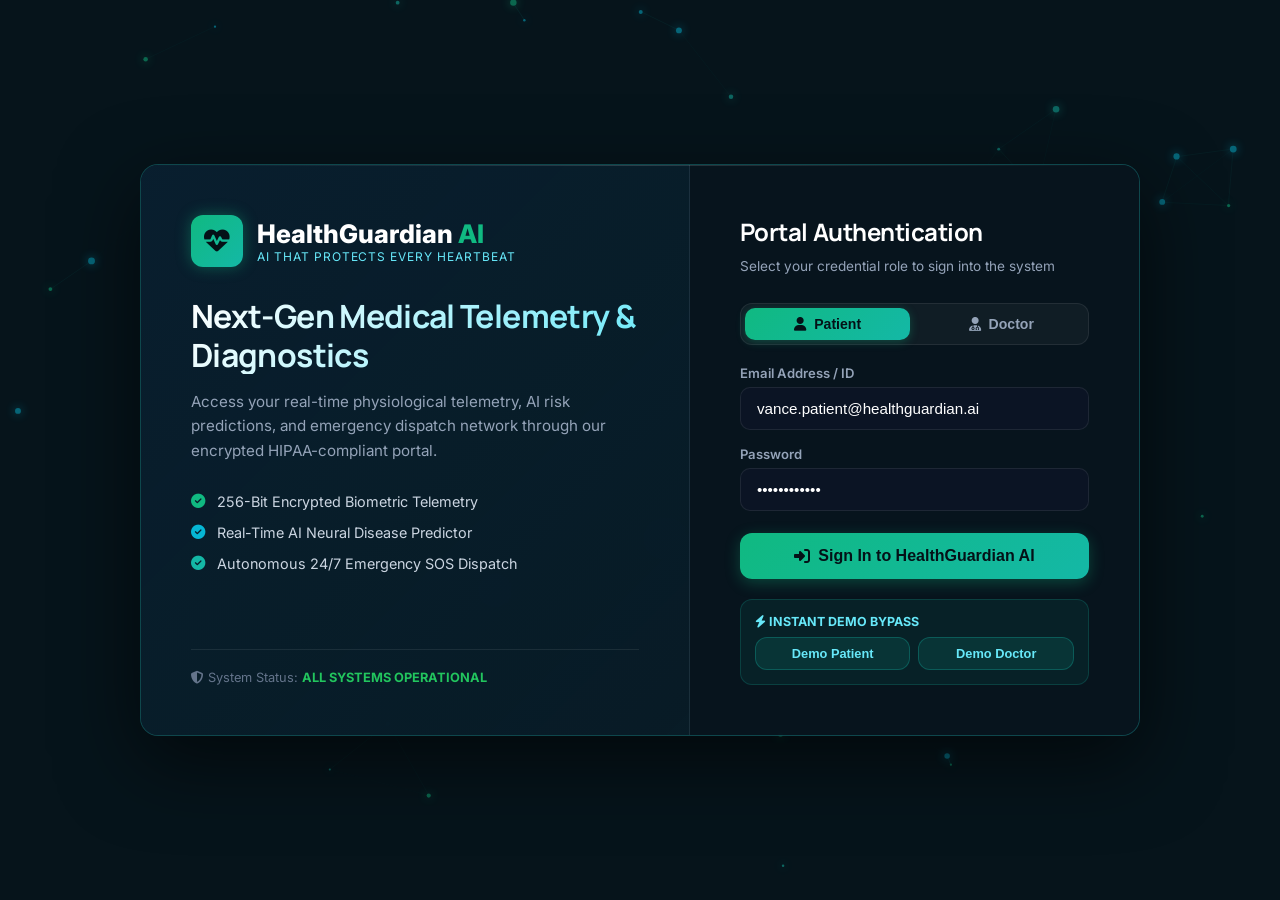
<file: frontend/login.html>
<!DOCTYPE html>
<html lang="en">
<head>
  <meta charset="UTF-8">
  <meta name="viewport" content="width=device-width, initial-scale=1.0">
  <title>HealthGuardian AI - Secure Portal Login</title>
  
  <!-- CSS & FontAwesome -->
  <link rel="stylesheet" href="css/healthguardian-theme.css">
  <link rel="stylesheet" href="https://cdnjs.cloudflare.com/ajax/libs/font-awesome/6.4.0/css/all.min.css">
  
  <!-- JS Modules -->
  <script src="js/audio-synth.js"></script>
  <script src="js/three-scene.js"></script>
</head>
<body style="display: flex; align-items: center; justify-content: center; min-height: 100vh; background: var(--bg-main); overflow: hidden; position: relative;">

  <!-- Canvas Background for Particles -->
  <canvas id="loginBgCanvas" style="position: absolute; top: 0; left: 0; width: 100vw; height: 100vh; pointer-events: none; opacity: 0.5;"></canvas>

  <div class="glass-card" style="width: min(1000px, 92vw); display: grid; grid-template-columns: 1.1fr 0.9fr; padding: 0; overflow: hidden; z-index: 2; border-color: rgba(20, 184, 166, 0.3); box-shadow: 0 25px 80px rgba(0,0,0,0.6);">
    
    <!-- Left Panel: Brand & Feature Highlights -->
    <div style="padding: 50px; background: linear-gradient(135deg, rgba(8, 31, 47, 0.95), rgba(7, 29, 38, 0.85)); display: flex; flex-direction: column; justify-content: space-between; border-right: 1px solid var(--border-subtle);">
      <div>
        <div style="display: flex; align-items: center; gap: 14px; margin-bottom: 30px;">
          <div class="brand-icon-box" style="width: 52px; height: 52px; font-size: 1.6rem;">
            <i class="fa-solid fa-heart-pulse animate-heartbeat"></i>
          </div>
          <div>
            <div style="font-size: 1.6rem; font-weight: 800; color: #FFFFFF;">HealthGuardian <span style="color: var(--primary);">AI</span></div>
            <div style="font-size: 0.75rem; color: var(--info); letter-spacing: 0.08em; text-transform: uppercase;">AI That Protects Every Heartbeat</div>
          </div>
        </div>

        <h2 style="font-size: 2rem; margin-bottom: 16px; line-height: 1.2; background: linear-gradient(135deg, #FFFFFF, var(--info)); -webkit-background-clip: text; -webkit-text-fill-color: transparent;">
          Next-Gen Medical Telemetry & Diagnostics
        </h2>
        <p style="font-size: 0.95rem; color: #94A3B8; margin-bottom: 30px;">
          Access your real-time physiological telemetry, AI risk predictions, and emergency dispatch network through our encrypted HIPAA-compliant portal.
        </p>

        <div style="display: flex; flex-direction: column; gap: 14px;">
          <div style="display: flex; align-items: center; gap: 12px; font-size: 0.9rem; color: #CBD5E1;">
            <i class="fa-solid fa-circle-check" style="color: var(--primary);"></i> 256-Bit Encrypted Biometric Telemetry
          </div>
          <div style="display: flex; align-items: center; gap: 12px; font-size: 0.9rem; color: #CBD5E1;">
            <i class="fa-solid fa-circle-check" style="color: var(--accent);"></i> Real-Time AI Neural Disease Predictor
          </div>
          <div style="display: flex; align-items: center; gap: 12px; font-size: 0.9rem; color: #CBD5E1;">
            <i class="fa-solid fa-circle-check" style="color: var(--secondary);"></i> Autonomous 24/7 Emergency SOS Dispatch
          </div>
        </div>
      </div>

      <div style="margin-top: 40px; padding-top: 20px; border-top: 1px solid var(--border-subtle); display: flex; align-items: center; justify-content: space-between; font-size: 0.8rem; color: #64748B;">
        <span><i class="fa-solid fa-shield-halved"></i> System Status: <span style="color: #22C55E; font-weight: bold;">ALL SYSTEMS OPERATIONAL</span></span>
      </div>
    </div>

    <!-- Right Panel: Login Form & Demo Credentials -->
    <div style="padding: 50px; display: flex; flex-direction: column; justify-content: center; background: rgba(6, 20, 27, 0.75);">
      <h3 style="font-size: 1.5rem; margin-bottom: 8px;">Portal Authentication</h3>
      <p style="font-size: 0.85rem; color: #94A3B8; margin-bottom: 25px;">Select your credential role to sign into the system</p>

      <form onsubmit="handleLogin(event)">
        <!-- Role Selector Pills -->
        <div style="display: flex; gap: 8px; margin-bottom: 20px; background: rgba(255,255,255,0.04); padding: 4px; border-radius: 12px; border: 1px solid var(--border-subtle);">
          <button type="button" class="nav-tab active" id="roleBtnPatient" onclick="setLoginRole('patient')" style="flex: 1; justify-content: center;">
            <i class="fa-solid fa-user"></i> Patient
          </button>
          <button type="button" class="nav-tab" id="roleBtnDoctor" onclick="setLoginRole('doctor')" style="flex: 1; justify-content: center;">
            <i class="fa-solid fa-user-doctor"></i> Doctor
          </button>
        </div>

        <div style="margin-bottom: 16px;">
          <label class="label-glass">Email Address / ID</label>
          <input type="email" id="loginEmail" class="input-glass" value="vance.patient@healthguardian.ai" required>
        </div>

        <div style="margin-bottom: 22px;">
          <label class="label-glass">Password</label>
          <input type="password" id="loginPassword" class="input-glass" value="••••••••••••" required>
        </div>

        <button type="submit" class="btn-primary" style="width: 100%; justify-content: center; padding: 14px; font-size: 1rem; margin-bottom: 20px;">
          <i class="fa-solid fa-right-to-bracket"></i> Sign In to HealthGuardian AI
        </button>
      </form>

      <!-- Quick Demo Login Buttons -->
      <div style="background: rgba(20, 184, 166, 0.08); padding: 14px; border-radius: 12px; border: 1px solid rgba(20, 184, 166, 0.2);">
        <div style="font-size: 0.78rem; color: var(--info); font-weight: bold; text-transform: uppercase; margin-bottom: 8px;">
          <i class="fa-solid fa-bolt"></i> Instant Demo Bypass
        </div>
        <div style="display: flex; gap: 8px;">
          <button class="btn-secondary" onclick="demoLogin('patient')" style="flex: 1; padding: 8px; font-size: 0.8rem; justify-content: center;">
            Demo Patient
          </button>
          <button class="btn-secondary" onclick="demoLogin('doctor')" style="flex: 1; padding: 8px; font-size: 0.8rem; justify-content: center;">
            Demo Doctor
          </button>
        </div>
      </div>
    </div>
  </div>

  <script>
    let selectedRole = 'patient';

    function setLoginRole(role) {
      selectedRole = role;
      document.querySelectorAll('.nav-tab').forEach(b => b.classList.remove('active'));
      if (role === 'patient') {
        document.getElementById('roleBtnPatient').classList.add('active');
        document.getElementById('loginEmail').value = 'vance.patient@healthguardian.ai';
      } else {
        document.getElementById('roleBtnDoctor').classList.add('active');
        document.getElementById('loginEmail').value = 'dr.vance@healthguardian.ai';
      }
    }

    function handleLogin(e) {
      if (e) e.preventDefault();
      healthAudio.playSuccessSound();
      localStorage.setItem('loggedIn', 'true');
      localStorage.setItem('userRole', selectedRole);
      setTimeout(() => {
        window.location.href = `index.html?view=${selectedRole}`;
      }, 400);
    }

    function demoLogin(role) {
      setLoginRole(role);
      handleLogin(null);
    }

    window.addEventListener('DOMContentLoaded', () => {
      medicalGraphics.initParticleCanvas('loginBgCanvas');
    });
  </script>
</body>
</html>
</file>
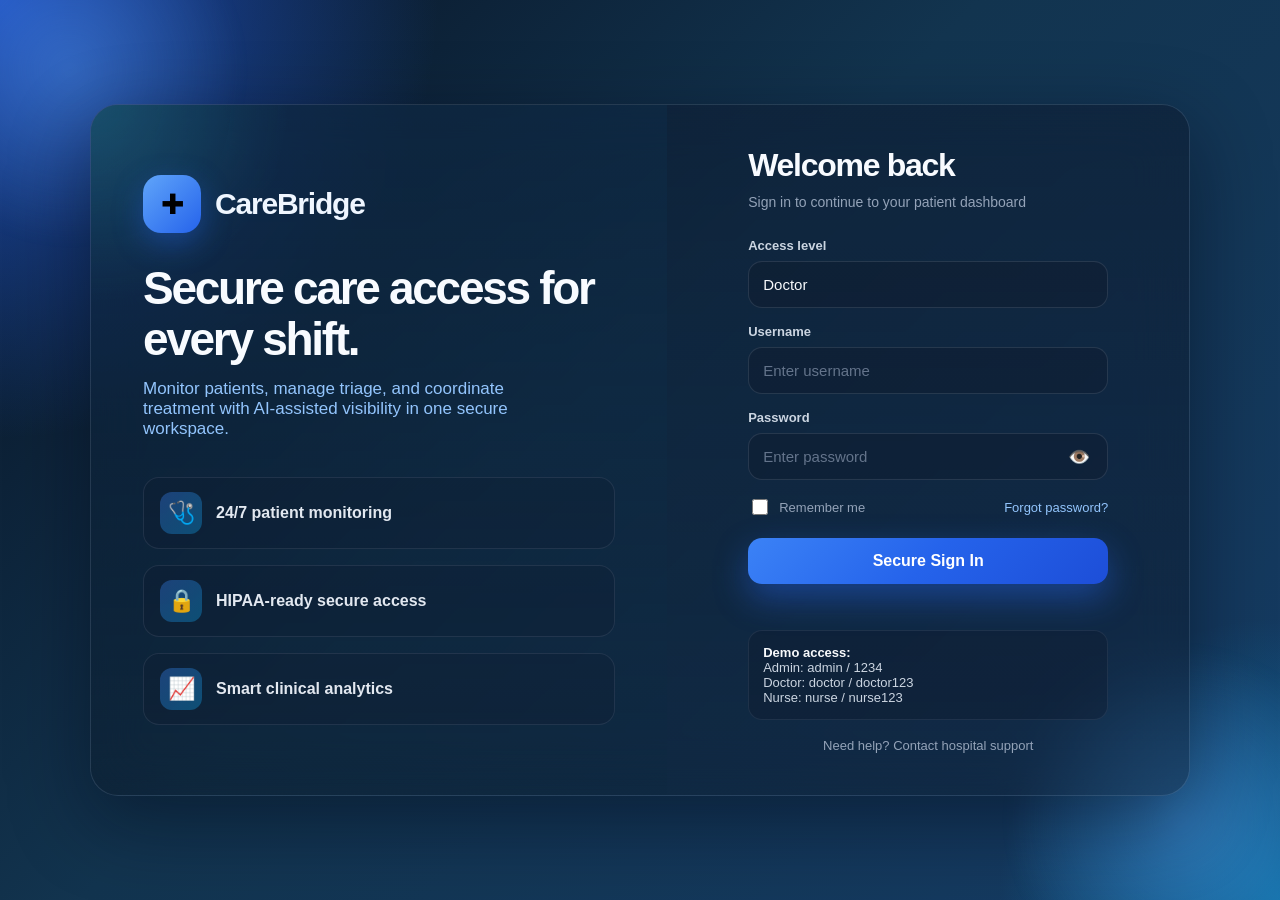
<file: backend/src/main/resources/static/login.html>
<!DOCTYPE html>
<html lang="en">
<head>
    <meta charset="UTF-8">
    <meta name="viewport" content="width=device-width, initial-scale=1.0">
    <title>CareBridge Premium Login</title>
    <style>
        * {
            box-sizing: border-box;
        }

        body {
            margin: 0;
            min-height: 100vh;
            font-family: "Segoe UI", "Inter", Arial, sans-serif;
            background:
                radial-gradient(circle at top left, rgba(37, 99, 235, 0.78), transparent 28%),
                radial-gradient(circle at bottom right, rgba(14, 165, 233, 0.5), transparent 18%),
                linear-gradient(135deg, #081223, #12344f 45%, #153b64 100%);
            overflow: hidden;
        }

        body::before,
        body::after {
            content: "";
            position: fixed;
            width: 380px;
            height: 380px;
            border-radius: 50%;
            background: radial-gradient(circle, rgba(96, 165, 250, 0.35), transparent 65%);
            filter: blur(6px);
            z-index: 0;
        }

        body::before {
            top: -120px;
            left: -120px;
        }

        body::after {
            right: -90px;
            bottom: -110px;
        }

        .page-shell {
            position: relative;
            z-index: 1;
            min-height: 100vh;
            display: flex;
            align-items: center;
            justify-content: center;
            padding: 24px;
        }

        .login-layout {
            width: min(1100px, 100%);
            display: grid;
            grid-template-columns: 1.05fr 0.95fr;
            background: linear-gradient(180deg, rgba(12, 36, 62, 0.45), rgba(10, 22, 38, 0.3));
            border: 1px solid rgba(148, 163, 184, 0.18);
            border-radius: 28px;
            box-shadow: 0 25px 80px rgba(2, 6, 23, 0.45);
            overflow: hidden;
            backdrop-filter: blur(26px);
        }

        .brand-panel {
            padding: 52px;
            display: flex;
            flex-direction: column;
            justify-content: center;
            background:
                radial-gradient(circle at top left, rgba(45, 212, 191, 0.18), transparent 22%),
                linear-gradient(180deg, rgba(14, 39, 65, 0.55), rgba(10, 24, 38, 0.2));
        }

        .brand-header {
            display: flex;
            align-items: center;
            gap: 14px;
            margin-bottom: 30px;
        }

        .brand-logo {
            width: 58px;
            height: 58px;
            border-radius: 18px;
            display: grid;
            place-items: center;
            background: linear-gradient(135deg, #60a5fa, #2563eb);
            box-shadow: 0 10px 30px rgba(37, 99, 235, 0.4);
            font-size: 28px;
        }

        .brand-title {
            font-size: 30px;
            font-weight: 700;
            color: #eff6ff;
            letter-spacing: -0.04em;
        }

        .brand-subtitle {
            font-size: 46px;
            line-height: 1.1;
            font-weight: 700;
            color: #f8fbff;
            margin: 0;
            letter-spacing: -0.05em;
        }

        .brand-copy {
            margin: 14px 0 26px;
            max-width: 370px;
            font-size: 17px;
            color: #93c5fd;
        }

        .feature-list {
            display: grid;
            gap: 16px;
            margin-top: 12px;
        }

        .feature-item {
            display: flex;
            align-items: center;
            gap: 14px;
            padding: 14px 16px;
            background: rgba(15, 23, 42, 0.2);
            border: 1px solid rgba(148, 163, 184, 0.14);
            border-radius: 16px;
        }

        .feature-icon {
            width: 42px;
            height: 42px;
            border-radius: 12px;
            display: grid;
            place-items: center;
            background: linear-gradient(135deg, rgba(59, 130, 246, 0.35), rgba(14, 165, 233, 0.35));
            font-size: 22px;
        }

        .feature-text {
            color: #e2e8f0;
            font-weight: 600;
        }

        .login-panel {
            padding: 42px 36px;
            display: flex;
            align-items: center;
            justify-content: center;
            background: linear-gradient(180deg, rgba(15, 23, 42, 0.32), rgba(15, 23, 42, 0.18));
        }

        .login-card {
            width: 100%;
            max-width: 360px;
        }

        .login-card h2 {
            margin: 0;
            font-size: 32px;
            font-weight: 700;
            color: #f8fbff;
            letter-spacing: -0.04em;
        }

        .login-card p {
            margin: 10px 0 28px;
            font-size: 14px;
            color: #94a3b8;
        }

        .input-group {
            margin-bottom: 16px;
        }

        .input-group label {
            display: block;
            margin-bottom: 8px;
            font-weight: 600;
            font-size: 13px;
            color: #cbd5e1;
        }

        .input-wrap {
            position: relative;
        }

        .input-wrap input,
        .input-wrap select {
            width: 100%;
            padding: 14px 14px;
            font-size: 15px;
            border-radius: 14px;
            border: 1px solid rgba(148, 163, 184, 0.18);
            background: rgba(15, 23, 42, 0.35);
            color: #f8fafc;
            outline: none;
        }

        .input-wrap input::placeholder {
            color: #64748b;
        }

        .input-wrap select {
            appearance: none;
        }

        .input-wrap select:focus,
        .input-wrap input:focus {
            border-color: rgba(96, 165, 250, 0.6);
            box-shadow: 0 0 0 4px rgba(59, 130, 246, 0.16);
        }

        .toggle-password {
            position: absolute;
            right: 12px;
            top: 50%;
            transform: translateY(-50%);
            background: transparent;
            border: none;
            cursor: pointer;
            font-size: 18px;
            color: #94a3b8;
        }

        .row-links {
            display: flex;
            justify-content: space-between;
            align-items: center;
            margin: 14px 0 20px;
            font-size: 13px;
        }

        .remember {
            display: flex;
            align-items: center;
            gap: 8px;
            color: #94a3b8;
        }

        .remember input {
            width: 16px;
            height: 16px;
            accent-color: #38bdf8;
        }

        .forgot-link {
            color: #93c5fd;
            text-decoration: none;
        }

        .login-btn {
            width: 100%;
            padding: 14px;
            font-size: 16px;
            font-weight: 700;
            border: none;
            border-radius: 14px;
            color: white;
            cursor: pointer;
            background: linear-gradient(135deg, #3b82f6, #2563eb, #1d4ed8);
            box-shadow: 0 14px 34px rgba(37, 99, 235, 0.45);
        }

        .login-btn:hover {
            background: linear-gradient(135deg, #2563eb, #1d4ed8, #1e40af);
        }

        .error-message {
            min-height: 16px;
            margin-top: 12px;
            font-size: 13px;
            color: #fecaca;
        }

        .demo-box {
            margin-top: 18px;
            padding: 14px;
            border-radius: 14px;
            background: rgba(15, 23, 42, 0.32);
            border: 1px solid rgba(148, 163, 184, 0.12);
            color: #cbd5e1;
            font-size: 13px;
        }

        .demo-box strong {
            color: #f8fafc;
        }

        .support-link {
            margin-top: 18px;
            text-align: center;
            color: #94a3b8;
            font-size: 13px;
        }

        @media (max-width: 900px) {
            .login-layout {
                grid-template-columns: 1fr;
                max-width: 430px;
            }

            .brand-panel {
                display: none;
            }

            .login-panel {
                padding: 28px 20px;
            }
        }
    </style>
</head>
<body>
    <main class="page-shell">
        <section class="login-layout" aria-label="Premium hospital login interface">
            <div class="brand-panel">
                <div class="brand-header">
                    <div class="brand-logo" aria-hidden="true">✚</div>
                    <span class="brand-title">CareBridge</span>
                </div>
                <h1 class="brand-subtitle">Secure care access for every shift.</h1>
                <p class="brand-copy">Monitor patients, manage triage, and coordinate treatment with AI-assisted visibility in one secure workspace.</p>

                <div class="feature-list">
                    <div class="feature-item">
                        <div class="feature-icon" aria-hidden="true">🩺</div>
                        <span class="feature-text">24/7 patient monitoring</span>
                    </div>
                    <div class="feature-item">
                        <div class="feature-icon" aria-hidden="true">🔒</div>
                        <span class="feature-text">HIPAA-ready secure access</span>
                    </div>
                    <div class="feature-item">
                        <div class="feature-icon" aria-hidden="true">📈</div>
                        <span class="feature-text">Smart clinical analytics</span>
                    </div>
                </div>
            </div>

            <div class="login-panel">
                <div class="login-card">
                    <h2>Welcome back</h2>
                    <p>Sign in to continue to your patient dashboard</p>

                    <div class="input-group">
                        <label for="role">Access level</label>
                        <div class="input-wrap">
                            <select id="role" aria-label="Select user role">
                                <option value="Doctor">Doctor</option>
                                <option value="Admin">Admin</option>
                                <option value="Nurse">Nurse</option>
                            </select>
                        </div>
                    </div>

                    <div class="input-group">
                        <label for="username">Username</label>
                        <div class="input-wrap">
                            <input type="text" id="username" placeholder="Enter username" autocomplete="username">
                        </div>
                    </div>

                    <div class="input-group">
                        <label for="password">Password</label>
                        <div class="input-wrap">
                            <input type="password" id="password" placeholder="Enter password" autocomplete="current-password">
                            <button class="toggle-password" id="togglePassword" type="button" aria-label="Show password">👁️</button>
                        </div>
                    </div>

                    <div class="row-links">
                        <label class="remember" for="rememberMe">
                            <input type="checkbox" id="rememberMe">
                            <span>Remember me</span>
                        </label>
                        <a class="forgot-link" href="#">Forgot password?</a>
                    </div>

                    <button class="login-btn" type="button" onclick="login()">Secure Sign In</button>
                    <div class="error-message" id="errorMessage" aria-live="polite"></div>

                    <div class="demo-box">
                        <strong>Demo access:</strong><br>
                        Admin: admin / 1234<br>
                        Doctor: doctor / doctor123<br>
                        Nurse: nurse / nurse123
                    </div>

                    <div class="support-link">Need help? Contact hospital support</div>
                </div>
            </div>
        </section>
    </main>

    <script>
        function login() {
            const role = document.getElementById('role').value;
            const username = document.getElementById('username').value.trim();
            const password = document.getElementById('password').value;
            const errorMessage = document.getElementById('errorMessage');

            const validCredentials = {
                admin: '1234',
                doctor: 'doctor123',
                nurse: 'nurse123'
            };

            if (username.toLowerCase() === 'admin' && password === validCredentials.admin) {
                localStorage.setItem('loggedIn', 'true');
                localStorage.setItem('userRole', role);
                localStorage.setItem('balance', localStorage.getItem('balance') || '1000');
                window.location.href = 'index.html';
                return;
            }

            if (username.toLowerCase() === 'doctor' && password === validCredentials.doctor) {
                localStorage.setItem('loggedIn', 'true');
                localStorage.setItem('userRole', role);
                localStorage.setItem('balance', localStorage.getItem('balance') || '1000');
                window.location.href = 'index.html';
                return;
            }

            if (username.toLowerCase() === 'nurse' && password === validCredentials.nurse) {
                localStorage.setItem('loggedIn', 'true');
                localStorage.setItem('userRole', role);
                localStorage.setItem('balance', localStorage.getItem('balance') || '1000');
                window.location.href = 'index.html';
                return;
            }

            errorMessage.textContent = 'Invalid username or password for the selected role.';
            document.getElementById('password').value = '';
        }

        const passwordInput = document.getElementById('password');
        const toggleButton = document.getElementById('togglePassword');

        toggleButton.addEventListener('click', () => {
            const isHidden = passwordInput.type === 'password';
            passwordInput.type = isHidden ? 'text' : 'password';
            toggleButton.textContent = isHidden ? '🙈' : '👁️';
            toggleButton.setAttribute('aria-label', isHidden ? 'Hide password' : 'Show password');
        });

        if (localStorage.getItem('loggedIn') === 'true') {
            window.location.href = 'index.html';
        }
    </script>
</body>
</html>
</file>
<file: frontend/css/healthguardian-theme.css>
/* ============================================================
   HEALTHGUARDIAN AI - FUTURISTIC DESIGN SYSTEM & THEME
   ============================================================ */

@import url('https://fonts.googleapis.com/css2?family=Inter:wght@300;400;500;600;700;800&family=Manrope:wght@400;500;600;700;800&family=Poppins:wght@400;500;600;700&display=swap');

:root {
  /* Color Palette - Strict Brand Colors */
  --primary: #10B981;          /* Emerald Green */
  --secondary: #14B8A6;        /* Teal */
  --accent: #06B6D4;           /* Medical Cyan */
  --info: #67E8F9;             /* Light Cyan */
  --success: #22C55E;          /* Success Green */
  --warning: #F59E0B;          /* Amber Warning */
  --danger: #EF4444;           /* Medical Red */
  --emergency: #B91C1C;        /* Deep Red Emergency */

  /* Background Palette */
  --bg-main: #06141B;
  --bg-secondary: #071D26;
  --bg-dashboard: #081F2F;
  --bg-card: rgba(15, 23, 42, 0.75);
  --bg-card-hover: rgba(20, 32, 55, 0.85);
  --bg-glass: rgba(6, 20, 27, 0.65);

  /* Gradients */
  --grad-primary: linear-gradient(135deg, #10B981 0%, #14B8A6 100%);
  --grad-secondary: linear-gradient(135deg, #14B8A6 0%, #06B6D4 100%);
  --grad-accent: linear-gradient(135deg, #10B981 0%, #67E8F9 100%);
  --grad-vital: linear-gradient(135deg, #22C55E 0%, #06B6D4 100%);
  --grad-danger: linear-gradient(135deg, #EF4444 0%, #B91C1C 100%);
  --grad-glow: radial-gradient(circle at 50% 50%, rgba(16, 185, 129, 0.15) 0%, rgba(6, 20, 27, 0) 70%);

  /* Borders & Shadows */
  --border-subtle: rgba(255, 255, 255, 0.08);
  --border-accent: rgba(16, 185, 129, 0.3);
  --glass-blur: blur(18px);
  --shadow-sm: 0 4px 12px rgba(0, 0, 0, 0.3);
  --shadow-md: 0 8px 24px rgba(0, 0, 0, 0.4);
  --shadow-glow: 0 0 25px rgba(16, 185, 129, 0.25);
  --shadow-danger: 0 0 30px rgba(239, 68, 68, 0.4);

  /* Fonts */
  --font-main: 'Inter', -apple-system, BlinkMacSystemFont, sans-serif;
  --font-heading: 'Manrope', 'Poppins', sans-serif;
}

* {
  box-sizing: border-box;
  margin: 0;
  padding: 0;
}

html, body {
  width: 100%;
  min-height: 100vh;
  background-color: var(--bg-main);
  color: #F1F5F9;
  font-family: var(--font-main);
  overflow-x: hidden;
  scroll-behavior: smooth;
}

/* Custom Scrollbar */
::-webkit-scrollbar {
  width: 8px;
  height: 8px;
}
::-webkit-scrollbar-track {
  background: var(--bg-main);
}
::-webkit-scrollbar-thumb {
  background: rgba(20, 184, 166, 0.3);
  border-radius: 4px;
}
::-webkit-scrollbar-thumb:hover {
  background: var(--primary);
}

/* Typography Base */
h1, h2, h3, h4, h5, h6 {
  font-family: var(--font-heading);
  font-weight: 700;
  color: #FFFFFF;
  letter-spacing: -0.02em;
}

p {
  color: #94A3B8;
  line-height: 1.6;
}

/* Glassmorphism Card System */
.glass-card {
  background: var(--bg-card);
  backdrop-filter: var(--glass-blur);
  -webkit-backdrop-filter: var(--glass-blur);
  border: 1px solid var(--border-subtle);
  border-radius: 18px;
  box-shadow: var(--shadow-md);
  transition: all 0.3s cubic-bezier(0.4, 0, 0.2, 1);
  position: relative;
  overflow: hidden;
}

.glass-card::before {
  content: '';
  position: absolute;
  top: 0;
  left: 0;
  right: 0;
  height: 1px;
  background: linear-gradient(90deg, transparent, rgba(255,255,255,0.15), transparent);
}

.glass-card:hover {
  border-color: var(--border-accent);
  box-shadow: var(--shadow-glow);
  transform: translateY(-3px);
}

.glass-nav {
  background: rgba(6, 20, 27, 0.85);
  backdrop-filter: var(--glass-blur);
  -webkit-backdrop-filter: var(--glass-blur);
  border-bottom: 1px solid var(--border-subtle);
}

/* Buttons */
.btn-primary {
  background: var(--grad-primary);
  color: #041117;
  font-weight: 700;
  border: none;
  border-radius: 12px;
  padding: 12px 24px;
  cursor: pointer;
  display: inline-flex;
  align-items: center;
  gap: 8px;
  transition: all 0.3s ease;
  box-shadow: 0 4px 15px rgba(16, 185, 129, 0.3);
  text-decoration: none;
  font-size: 0.95rem;
}
.btn-primary:hover {
  transform: translateY(-2px);
  box-shadow: 0 6px 25px rgba(16, 185, 129, 0.5);
  filter: brightness(1.1);
}

.btn-secondary {
  background: rgba(20, 184, 166, 0.12);
  color: var(--info);
  font-weight: 600;
  border: 1px solid rgba(20, 184, 166, 0.3);
  border-radius: 12px;
  padding: 12px 24px;
  cursor: pointer;
  display: inline-flex;
  align-items: center;
  gap: 8px;
  transition: all 0.3s ease;
  text-decoration: none;
}
.btn-secondary:hover {
  background: rgba(20, 184, 166, 0.25);
  border-color: var(--accent);
  color: #FFFFFF;
}

.btn-emergency {
  background: var(--grad-danger);
  color: #FFFFFF;
  font-weight: 800;
  border: none;
  border-radius: 12px;
  padding: 12px 24px;
  cursor: pointer;
  display: inline-flex;
  align-items: center;
  gap: 8px;
  box-shadow: var(--shadow-danger);
  animation: pulseDanger 2s infinite;
  text-transform: uppercase;
  letter-spacing: 0.05em;
}
.btn-emergency:hover {
  transform: scale(1.05);
  filter: brightness(1.2);
}

.btn-icon {
  width: 42px;
  height: 42px;
  border-radius: 10px;
  background: rgba(255, 255, 255, 0.05);
  border: 1px solid var(--border-subtle);
  color: #94A3B8;
  display: flex;
  align-items: center;
  justify-content: center;
  cursor: pointer;
  transition: all 0.2s ease;
}
.btn-icon:hover {
  background: rgba(16, 185, 129, 0.15);
  color: var(--primary);
  border-color: var(--border-accent);
}

/* Badges */
.badge {
  padding: 4px 12px;
  border-radius: 20px;
  font-size: 0.75rem;
  font-weight: 700;
  text-transform: uppercase;
  letter-spacing: 0.05em;
  display: inline-flex;
  align-items: center;
  gap: 6px;
}
.badge-success {
  background: rgba(34, 197, 94, 0.15);
  color: #4ADE80;
  border: 1px solid rgba(34, 197, 94, 0.3);
}
.badge-warning {
  background: rgba(245, 158, 11, 0.15);
  color: #FBBF24;
  border: 1px solid rgba(245, 158, 11, 0.3);
}
.badge-danger {
  background: rgba(239, 68, 68, 0.15);
  color: #F87171;
  border: 1px solid rgba(239, 68, 68, 0.3);
}
.badge-ai {
  background: rgba(6, 182, 212, 0.15);
  color: var(--info);
  border: 1px solid rgba(6, 182, 212, 0.3);
}

/* Keyframe Animations */
@keyframes pulseDanger {
  0% { box-shadow: 0 0 0 0 rgba(239, 68, 68, 0.7); }
  70% { box-shadow: 0 0 0 15px rgba(239, 68, 68, 0); }
  100% { box-shadow: 0 0 0 0 rgba(239, 68, 68, 0); }
}

@keyframes heartbeat {
  0% { transform: scale(1); }
  14% { transform: scale(1.15); }
  28% { transform: scale(1); }
  42% { transform: scale(1.12); }
  70% { transform: scale(1); }
}

@keyframes floatSmooth {
  0% { transform: translateY(0px); }
  50% { transform: translateY(-10px); }
  100% { transform: translateY(0px); }
}

@keyframes spinSlow {
  from { transform: rotate(0deg); }
  to { transform: rotate(360deg); }
}

@keyframes ecgLine {
  0% { stroke-dashoffset: 1000; }
  100% { stroke-dashoffset: 0; }
}

@keyframes blinkEmergency {
  0% { opacity: 0.15; }
  50% { opacity: 0.65; }
  100% { opacity: 0.15; }
}

.animate-heartbeat {
  animation: heartbeat 1.4s infinite ease-in-out;
}

.animate-float {
  animation: floatSmooth 4s infinite ease-in-out;
}

.animate-spin-slow {
  animation: spinSlow 20s linear infinite;
}

/* Grid Layouts */
.grid-2 { display: grid; grid-template-columns: repeat(2, 1fr); gap: 20px; }
.grid-3 { display: grid; grid-template-columns: repeat(3, 1fr); gap: 20px; }
.grid-4 { display: grid; grid-template-columns: repeat(4, 1fr); gap: 20px; }

@media (max-width: 1024px) {
  .grid-4 { grid-template-columns: repeat(2, 1fr); }
  .grid-3 { grid-template-columns: repeat(2, 1fr); }
}

@media (max-width: 640px) {
  .grid-4, .grid-3, .grid-2 { grid-template-columns: 1fr; }
}

/* Header & Nav Styling */
header.app-header {
  position: sticky;
  top: 0;
  z-index: 1000;
  padding: 12px 30px;
  display: flex;
  align-items: center;
  justify-content: space-between;
}

.brand-logo {
  display: flex;
  align-items: center;
  gap: 12px;
  text-decoration: none;
}

.brand-icon-box {
  width: 44px;
  height: 44px;
  border-radius: 12px;
  background: var(--grad-primary);
  display: flex;
  align-items: center;
  justify-content: center;
  color: #041117;
  font-size: 1.4rem;
  box-shadow: 0 0 15px rgba(16, 185, 129, 0.4);
}

.brand-title {
  font-size: 1.35rem;
  font-weight: 800;
  background: linear-gradient(90deg, #FFFFFF, var(--info));
  -webkit-background-clip: text;
  -webkit-text-fill-color: transparent;
}

.nav-tabs {
  display: flex;
  gap: 6px;
  background: rgba(255, 255, 255, 0.04);
  padding: 4px;
  border-radius: 14px;
  border: 1px solid var(--border-subtle);
}

.nav-tab {
  padding: 8px 18px;
  border-radius: 10px;
  color: #94A3B8;
  font-size: 0.88rem;
  font-weight: 600;
  cursor: pointer;
  border: none;
  background: transparent;
  transition: all 0.25s ease;
  display: flex;
  align-items: center;
  gap: 8px;
}

.nav-tab:hover {
  color: #FFFFFF;
  background: rgba(255, 255, 255, 0.06);
}

.nav-tab.active {
  background: var(--grad-primary);
  color: #041117;
  font-weight: 700;
  box-shadow: 0 2px 10px rgba(16, 185, 129, 0.3);
}

/* Vital Metric Cards */
.vital-card {
  padding: 20px;
  display: flex;
  flex-direction: column;
  justify-content: space-between;
  border-left: 4px solid var(--primary);
}

.vital-header {
  display: flex;
  align-items: center;
  justify-content: space-between;
  margin-bottom: 12px;
}

.vital-title {
  font-size: 0.85rem;
  text-transform: uppercase;
  color: #94A3B8;
  letter-spacing: 0.05em;
  font-weight: 600;
}

.vital-icon {
  width: 36px;
  height: 36px;
  border-radius: 10px;
  background: rgba(16, 185, 129, 0.1);
  color: var(--primary);
  display: flex;
  align-items: center;
  justify-content: justify;
  justify-content: center;
  font-size: 1.1rem;
}

.vital-value-group {
  display: flex;
  align-items: baseline;
  gap: 8px;
}

.vital-value {
  font-size: 2.2rem;
  font-weight: 800;
  color: #FFFFFF;
  font-family: var(--font-heading);
}

.vital-unit {
  font-size: 0.9rem;
  color: #64748B;
  font-weight: 500;
}

/* Radial Progress Ring */
.radial-ring-container {
  position: relative;
  width: 140px;
  height: 140px;
  display: flex;
  align-items: center;
  justify-content: center;
}

.radial-ring-svg {
  transform: rotate(-90deg);
  width: 100%;
  height: 100%;
}

.radial-ring-bg {
  stroke: rgba(255, 255, 255, 0.08);
  stroke-width: 10;
  fill: none;
}

.radial-ring-progress {
  stroke: url(#emeraldGrad);
  stroke-width: 10;
  stroke-dasharray: 377;
  stroke-dashoffset: 60;
  stroke-linecap: round;
  fill: none;
  transition: stroke-dashoffset 1s ease-in-out;
}

.radial-ring-text {
  position: absolute;
  text-align: center;
}

.radial-score {
  font-size: 2.2rem;
  font-weight: 800;
  color: #FFFFFF;
}

.radial-label {
  font-size: 0.75rem;
  color: #94A3B8;
  text-transform: uppercase;
}

/* Neural Network Node Canvas container */
#neuralCanvas, #threeDCanvas, #ecgCanvas {
  width: 100%;
  height: 100%;
  display: block;
}

/* Form Controls */
.input-glass {
  width: 100%;
  background: rgba(15, 23, 42, 0.6);
  border: 1px solid var(--border-subtle);
  border-radius: 10px;
  padding: 12px 16px;
  color: #FFFFFF;
  font-size: 0.95rem;
  outline: none;
  transition: all 0.25s ease;
}

.input-glass:focus {
  border-color: var(--primary);
  box-shadow: 0 0 12px rgba(16, 185, 129, 0.25);
  background: rgba(15, 23, 42, 0.85);
}

.label-glass {
  display: block;
  font-size: 0.82rem;
  color: #94A3B8;
  margin-bottom: 6px;
  font-weight: 600;
}

/* Table Styling */
.table-glass {
  width: 100%;
  border-collapse: collapse;
  margin-top: 15px;
}

.table-glass th {
  background: rgba(7, 29, 38, 0.9);
  color: #94A3B8;
  font-size: 0.8rem;
  text-transform: uppercase;
  letter-spacing: 0.05em;
  padding: 14px 18px;
  text-align: left;
  border-bottom: 1px solid var(--border-subtle);
}

.table-glass td {
  padding: 14px 18px;
  border-bottom: 1px solid rgba(255, 255, 255, 0.04);
  font-size: 0.9rem;
  color: #E2E8F0;
}

.table-glass tr:hover td {
  background: rgba(20, 184, 166, 0.05);
}

/* Emergency Banner & Overlay */
#emergencyOverlay {
  display: none;
  position: fixed;
  top: 0;
  left: 0;
  width: 100vw;
  height: 100vh;
  background: radial-gradient(circle at center, rgba(185, 28, 28, 0.45) 0%, rgba(6, 20, 27, 0.95) 100%);
  z-index: 9999;
  backdrop-filter: blur(12px);
  animation: blinkEmergency 1.2s infinite;
}

/* Auth Modal Styles */
.modal-overlay {
  display: none;
  position: fixed;
  top: 0;
  left: 0;
  width: 100%;
  height: 100%;
  background: rgba(4, 17, 23, 0.85);
  backdrop-filter: blur(12px);
  -webkit-backdrop-filter: blur(12px);
  z-index: 5000;
  align-items: center;
  justify-content: center;
  padding: 20px;
}

.modal-card {
  width: 100%;
  max-width: 520px;
  background: rgba(8, 31, 47, 0.95);
  border: 1px solid rgba(20, 184, 166, 0.3);
  border-radius: 24px;
  box-shadow: 0 20px 50px rgba(0, 0, 0, 0.6), 0 0 30px rgba(16, 185, 129, 0.2);
  padding: 32px;
  position: relative;
  animation: floatSmooth 0.4s ease-out;
}

.modal-close {
  position: absolute;
  top: 20px;
  right: 20px;
  width: 36px;
  height: 36px;
  border-radius: 50%;
  background: rgba(255, 255, 255, 0.08);
  border: none;
  color: #94A3B8;
  display: flex;
  align-items: center;
  justify-content: center;
  cursor: pointer;
  transition: all 0.2s ease;
}
.modal-close:hover {
  background: rgba(239, 68, 68, 0.2);
  color: #EF4444;
}

/* Floating AI Chatbot Widget */
.chatbot-widget {
  position: fixed;
  bottom: 25px;
  right: 25px;
  z-index: 4000;
}

.chatbot-trigger {
  width: 60px;
  height: 60px;
  border-radius: 50%;
  background: var(--grad-primary);
  color: #041117;
  font-size: 1.6rem;
  border: none;
  display: flex;
  align-items: center;
  justify-content: center;
  cursor: pointer;
  box-shadow: 0 6px 20px rgba(16, 185, 129, 0.4), 0 0 15px rgba(103, 232, 249, 0.4);
  transition: transform 0.3s ease;
}
.chatbot-trigger:hover {
  transform: scale(1.1);
}

.chatbot-drawer {
  display: none;
  position: fixed;
  bottom: 95px;
  right: 25px;
  width: 380px;
  height: 540px;
  background: rgba(8, 31, 47, 0.96);
  backdrop-filter: blur(16px);
  border: 1px solid rgba(20, 184, 166, 0.3);
  border-radius: 20px;
  box-shadow: 0 15px 40px rgba(0, 0, 0, 0.5);
  z-index: 4000;
  flex-direction: column;
  overflow: hidden;
}

.chat-header {
  padding: 16px 20px;
  background: rgba(6, 20, 27, 0.9);
  border-bottom: 1px solid var(--border-subtle);
  display: flex;
  align-items: center;
  justify-content: space-between;
}

.chat-body {
  flex: 1;
  padding: 16px;
  overflow-y: auto;
  display: flex;
  flex-direction: column;
  gap: 12px;
}

.chat-bubble {
  max-width: 85%;
  padding: 10px 14px;
  border-radius: 14px;
  font-size: 0.88rem;
  line-height: 1.45;
}
.chat-bubble-bot {
  background: rgba(16, 185, 129, 0.15);
  border: 1px solid rgba(16, 185, 129, 0.3);
  color: #E2E8F0;
  align-self: flex-start;
  border-bottom-left-radius: 2px;
}
.chat-bubble-user {
  background: var(--grad-secondary);
  color: #041117;
  font-weight: 600;
  align-self: flex-end;
  border-bottom-right-radius: 2px;
}

.chat-footer {
  padding: 12px 16px;
  border-top: 1px solid var(--border-subtle);
  display: flex;
  gap: 8px;
  align-items: center;
}

/* Video Consultation Window */
.video-consult-card {
  width: 90%;
  max-width: 850px;
  height: 520px;
  background: #041117;
  border: 1px solid var(--accent);
  border-radius: 20px;
  overflow: hidden;
  position: relative;
  display: flex;
  flex-direction: column;
}

/* Print Stylesheet for Reports */
@media print {
  body * {
    visibility: hidden;
  }
  #printableReportArea, #printableReportArea * {
    visibility: visible;
  }
  #printableReportArea {
    position: absolute;
    left: 0;
    top: 0;
    width: 100%;
    color: #000 !important;
    background: #FFF !important;
  }
}
</file>
